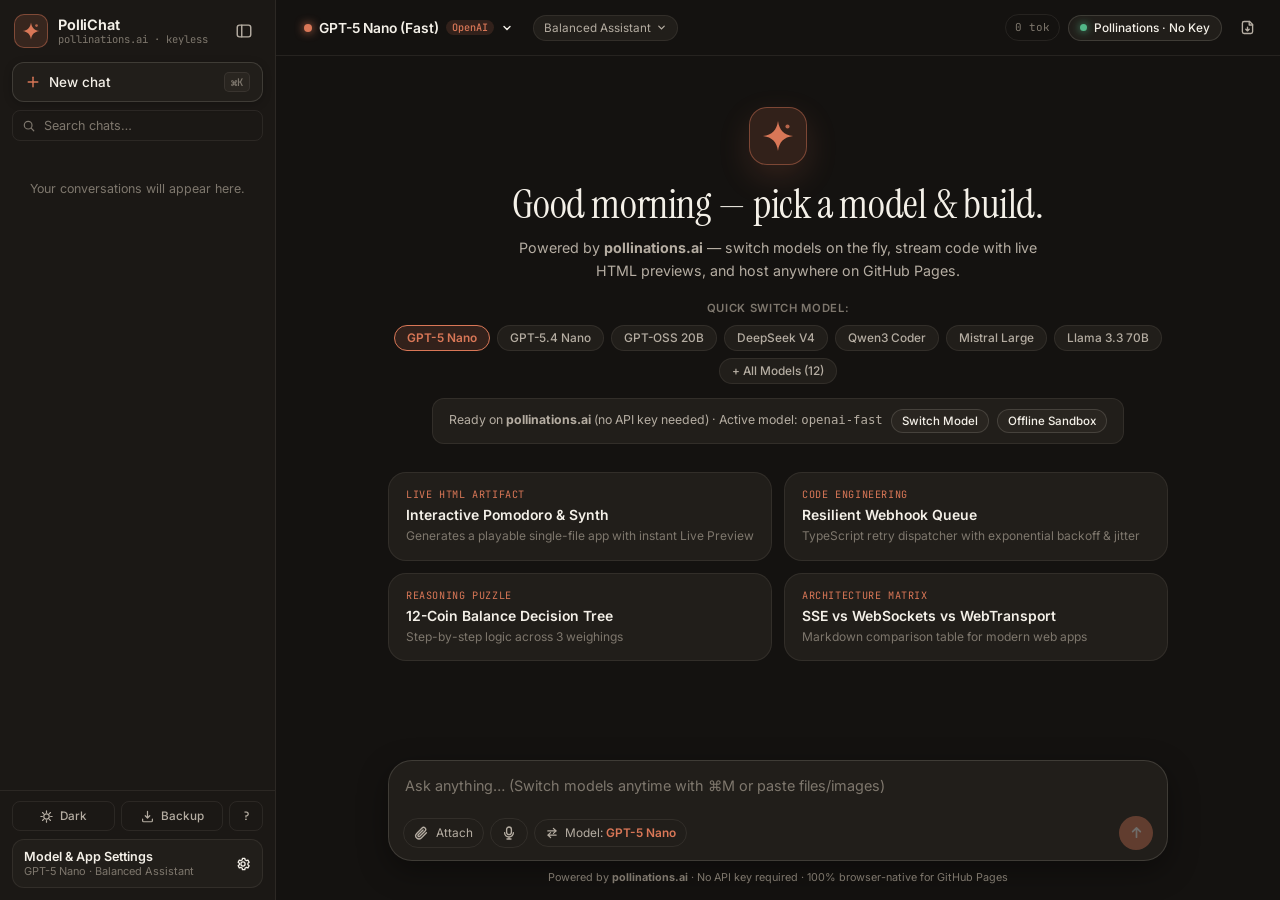
<file: index.html>
<!DOCTYPE html>
<html lang="en" data-theme="dark">
<head>
  <meta charset="UTF-8" />
  <meta name="viewport" content="width=device-width, initial-scale=1.0, viewport-fit=cover" />
  <meta name="description" content="Fast, smooth, zero-API-key open-source chatbot powered by Pollinations.ai with instant multi-model switching. 100% static & GitHub Pages ready." />
  <meta name="theme-color" content="#141210" id="meta-theme-color" />
  <title>PolliChat — Free Multi-Model AI Chat (Pollinations.ai)</title>

  <link rel="icon" type="image/svg+xml" href="./assets/favicon.svg" />
  <link rel="manifest" href="./manifest.webmanifest" />

  <!-- Optional typography enhancement (gracefully falls back to native system fonts offline) -->
  <link rel="preconnect" href="https://fonts.googleapis.com" />
  <link rel="preconnect" href="https://fonts.gstatic.com" crossorigin />
  <link href="https://fonts.googleapis.com/css2?family=Instrument+Serif:ital@0;1&family=Inter:wght@400;500;600;700&family=JetBrains+Mono:wght@400;500&display=swap" rel="stylesheet" />

  <link rel="stylesheet" href="./css/styles.css" />
</head>
<body>
  <div id="app-shell" class="app-shell">
    <!-- Mobile backdrop -->
    <div id="sidebar-backdrop" class="sidebar-backdrop" aria-hidden="true"></div>

    <!-- Sidebar -->
    <aside id="sidebar" class="sidebar" aria-label="Conversations">
      <div class="sidebar-top">
        <div class="brand">
          <div class="brand-mark" aria-hidden="true">
            <svg viewBox="0 0 32 32" width="22" height="22" fill="none">
              <path d="M16 3.5C17.1 11.2 20.8 14.9 28.5 16C20.8 17.1 17.1 20.8 16 28.5C14.9 20.8 11.2 17.1 3.5 16C11.2 14.9 14.9 11.2 16 3.5Z" fill="currentColor"/>
              <circle cx="24" cy="8" r="2" fill="currentColor" opacity="0.75"/>
            </svg>
          </div>
          <div class="brand-copy">
            <span class="brand-title">PolliChat</span>
            <span class="brand-sub">pollinations.ai · keyless</span>
          </div>
        </div>
        <button type="button" id="sidebar-close-btn" class="icon-btn sidebar-toggle-btn" title="Collapse sidebar (Ctrl+B)" aria-label="Collapse sidebar">
          <svg viewBox="0 0 20 20" width="18" height="18" fill="none" stroke="currentColor" stroke-width="1.6" stroke-linecap="round">
            <rect x="2.5" y="3.5" width="15" height="13" rx="2.5"/>
            <line x1="7.5" y1="3.5" x2="7.5" y2="16.5"/>
          </svg>
        </button>
      </div>

      <div class="sidebar-actions">
        <button type="button" id="new-chat-btn" class="new-chat-btn">
          <span class="new-chat-left">
            <svg viewBox="0 0 20 20" width="16" height="16" fill="none" stroke="currentColor" stroke-width="1.8" stroke-linecap="round">
              <line x1="10" y1="4" x2="10" y2="16"/>
              <line x1="4" y1="10" x2="16" y2="10"/>
            </svg>
            <span>New chat</span>
          </span>
          <kbd class="kbd-hint">⌘K</kbd>
        </button>

        <div class="search-box">
          <svg class="search-icon" viewBox="0 0 20 20" width="14" height="14" fill="none" stroke="currentColor" stroke-width="1.7">
            <circle cx="8.8" cy="8.8" r="5.5"/>
            <line x1="13" y1="13" x2="16.8" y2="16.8" stroke-linecap="round"/>
          </svg>
          <input type="search" id="chat-search-input" class="search-input" placeholder="Search chats…" autocomplete="off" aria-label="Search conversations" />
          <button type="button" id="chat-search-clear" class="search-clear hidden" aria-label="Clear search">×</button>
        </div>
      </div>

      <nav id="chat-list" class="chat-list" aria-label="Chat history"></nav>

      <div class="sidebar-footer">
        <div class="sidebar-quick-row">
          <button type="button" id="theme-toggle-btn" class="ghost-pill-btn" title="Switch color theme" aria-label="Switch color theme">
            <svg viewBox="0 0 20 20" width="15" height="15" fill="none" stroke="currentColor" stroke-width="1.6">
              <circle cx="10" cy="10" r="3.6"/>
              <path d="M10 2.5v2M10 15.5v2M2.5 10h2M15.5 10h2M4.7 4.7l1.4 1.4M13.9 13.9l1.4 1.4M15.3 4.7l-1.4 1.4M6.1 13.9l-1.4 1.4" stroke-linecap="round"/>
            </svg>
            <span id="theme-label">Dark</span>
          </button>
          <button type="button" id="open-data-btn" class="ghost-pill-btn" title="Backup & Import chats">
            <svg viewBox="0 0 20 20" width="15" height="15" fill="none" stroke="currentColor" stroke-width="1.6" stroke-linecap="round" stroke-linejoin="round">
              <path d="M10 3v9m0 0l-3-3m3 3l3-3"/>
              <path d="M3.5 13.5v2a1.5 1.5 0 0 0 1.5 1.5h10a1.5 1.5 0 0 0 1.5-1.5v-2"/>
            </svg>
            <span>Backup</span>
          </button>
          <button type="button" id="open-shortcuts-btn" class="ghost-pill-btn" title="Keyboard shortcuts (?)" aria-label="Keyboard shortcuts">
            <span>?</span>
          </button>
        </div>

        <button type="button" id="open-settings-btn" class="settings-card-btn">
          <div class="settings-card-info">
            <span class="settings-card-title" id="sidebar-settings-title">Model &amp; App Settings</span>
            <span class="settings-card-sub" id="sidebar-settings-sub">GPT-5 Nano · Balanced Assistant</span>
          </div>
          <svg viewBox="0 0 20 20" width="16" height="16" fill="none" stroke="currentColor" stroke-width="1.6">
            <circle cx="10" cy="10" r="2.6"/>
            <path d="M16.2 10a6.2 6.2 0 0 0-.1-1l1.6-1.2-1.5-2.6-1.9.7a6 6 0 0 0-1.7-1l-.3-2h-3l-.3 2a6 6 0 0 0-1.7 1l-1.9-.7-1.5 2.6L5.5 9a6.2 6.2 0 0 0 0 2l-1.6 1.2 1.5 2.6 1.9-.7a6 6 0 0 0 1.7 1l.3 2h3l.3-2a6 6 0 0 0 1.7-1l1.9.7 1.5-2.6-1.6-1.2c.1-.3.1-.7.1-1Z" stroke-linejoin="round"/>
          </svg>
        </button>
      </div>
    </aside>

    <!-- Main Chat Area -->
    <main id="main-panel" class="main-panel">
      <!-- Top Header -->
      <header class="topbar">
        <div class="topbar-left">
          <button type="button" id="sidebar-open-btn" class="icon-btn" title="Open sidebar (Ctrl+B)" aria-label="Open sidebar">
            <svg viewBox="0 0 20 20" width="18" height="18" fill="none" stroke="currentColor" stroke-width="1.7" stroke-linecap="round">
              <line x1="3" y1="5.5" x2="17" y2="5.5"/>
              <line x1="3" y1="10" x2="17" y2="10"/>
              <line x1="3" y1="14.5" x2="13" y2="14.5"/>
            </svg>
          </button>

          <!-- Searchable Multi-Model Switcher -->
          <div class="dropdown-wrap" id="model-switcher-wrap">
            <button type="button" id="model-select-btn" class="Selector-pill" aria-haspopup="dialog" aria-expanded="false" title="Switch AI model (Ctrl+M)">
              <span class="model-dot" aria-hidden="true"></span>
              <span id="active-model-label" class="selector-label">GPT-5 Nano (Fast)</span>
              <span id="active-model-tag" class="selector-tag">OpenAI</span>
              <svg viewBox="0 0 16 16" width="12" height="12" fill="none" stroke="currentColor" stroke-width="1.8" stroke-linecap="round">
                <polyline points="4,6 8,10 12,6"/>
              </svg>
            </button>

            <div id="model-dropdown" class="dropdown-menu model-switcher-popover hidden" role="dialog" aria-label="Switch AI model">
              <div class="model-switcher-top">
                <div class="model-search-row">
                  <input type="search" id="model-search-input" class="model-search-input" placeholder="Search models or type any Pollinations ID…" autocomplete="off" />
                  <button type="button" id="sync-models-btn" class="sync-models-btn" title="Fetch latest live models from pollinations.ai">
                    <span id="sync-models-icon">↻</span>
                    <span>Sync</span>
                  </button>
                </div>
                <div class="model-filter-tabs" id="model-filter-tabs">
                  <button type="button" class="model-filter-pill is-active" data-model-filter="all">All</button>
                  <button type="button" class="model-filter-pill" data-model-filter="free">Keyless Free</button>
                  <button type="button" class="model-filter-pill" data-model-filter="coding">Coding</button>
                  <button type="button" class="model-filter-pill" data-model-filter="reasoning">Reasoning</button>
                </div>
              </div>
              <div id="model-options-list" class="model-options-list" role="listbox"></div>
            </div>
          </div>

          <!-- Persona Selector -->
          <div class="dropdown-wrap hide-xs">
            <button type="button" id="persona-select-btn" class="subtle-pill" aria-haspopup="listbox" aria-expanded="false" title="System persona">
              <span id="active-persona-label">Balanced Assistant</span>
              <svg viewBox="0 0 16 16" width="11" height="11" fill="none" stroke="currentColor" stroke-width="1.8" stroke-linecap="round">
                <polyline points="4,6 8,10 12,6"/>
              </svg>
            </button>
            <div id="persona-dropdown" class="dropdown-menu hidden" role="listbox" aria-label="Select persona"></div>
          </div>
        </div>

        <div class="topbar-right">
          <div id="context-meter" class="context-meter hide-sm" title="Estimated tokens in active conversation">
            <span id="context-tokens-text">0 tok</span>
          </div>

          <button type="button" id="connection-pill-btn" class="connection-pill" title="Pollinations.ai connection status & settings">
            <span id="connection-dot" class="status-dot status-ready"></span>
            <span id="connection-label">Pollinations · No Key</span>
          </button>

          <button type="button" id="export-md-btn" class="icon-btn" title="Export chat as Markdown (.md)" aria-label="Export chat as Markdown">
            <svg viewBox="0 0 20 20" width="17" height="17" fill="none" stroke="currentColor" stroke-width="1.6" stroke-linecap="round" stroke-linejoin="round">
              <path d="M12.5 3H6a2 2 0 0 0-2 2v10a2 2 0 0 0 2 2h8a2 2 0 0 0 2-2V6.5L12.5 3Z"/>
              <polyline points="12,3 12,7 16,7"/>
              <path d="M10 9.5v4.5m0 0l-2-2m2 2l2-2"/>
            </svg>
          </button>
        </div>
      </header>

      <!-- Scrollable Conversation Area -->
      <div id="chat-viewport" class="chat-viewport">
        <!-- Empty / Welcome Screen -->
        <section id="welcome-screen" class="welcome-screen">
          <div class="welcome-hero">
            <div class="welcome-emblem" aria-hidden="true">
              <svg viewBox="0 0 48 48" width="38" height="38" fill="none">
                <path d="M24 5C25.7 16.8 31.2 22.3 43 24C31.2 25.7 25.7 31.2 24 43C22.3 31.2 16.8 25.7 5 24C16.8 22.3 22.3 16.8 24 5Z" fill="currentColor"/>
                <circle cx="36" cy="12" r="2.6" fill="currentColor" opacity="0.8"/>
              </svg>
            </div>
            <h1 id="welcome-heading" class="welcome-title">Free AI chat, zero keys required.</h1>
            <p class="welcome-subtitle">
              Powered by <strong>pollinations.ai</strong> — switch models on the fly, stream code with live HTML previews, and host anywhere on GitHub Pages.
            </p>

            <!-- Quick 1-click Model Switcher Bar -->
            <div class="welcome-models-wrap">
              <span class="welcome-models-label">Quick switch model:</span>
              <div id="welcome-model-chips" class="capability-chips" role="group" aria-label="Quick model switcher"></div>
            </div>

            <div id="welcome-connection-bar" class="welcome-connection-bar"></div>
          </div>

          <div id="starter-grid" class="starter-grid" aria-label="Suggested prompts"></div>
        </section>

        <!-- Active Thread Messages -->
        <div id="messages-list" class="messages-list hidden" role="log" aria-live="polite"></div>
      </div>

      <!-- Floating Jump-to-Bottom Pill -->
      <button type="button" id="scroll-bottom-btn" class="scroll-bottom-btn hidden" aria-label="Scroll to latest message">
        <svg viewBox="0 0 16 16" width="14" height="14" fill="none" stroke="currentColor" stroke-width="1.8" stroke-linecap="round" stroke-linejoin="round">
          <path d="M8 3v10m0 0l-4-4m4 4l4-4"/>
        </svg>
        <span>Latest</span>
      </button>

      <!-- Bottom Composer -->
      <div class="composer-shell">
        <div class="composer-inner">
          <!-- Edit Mode Banner -->
          <div id="edit-banner" class="edit-banner hidden">
            <div class="edit-banner-text">
              <svg viewBox="0 0 16 16" width="14" height="14" fill="none" stroke="currentColor" stroke-width="1.6"><path d="M11.5 2.5l2 2L5 13H3v-2l8.5-8.5Z"/></svg>
              <span>Editing earlier message — sending will regenerate from this point</span>
            </div>
            <button type="button" id="cancel-edit-btn" class="text-btn">Cancel</button>
          </div>

          <!-- Staged Attachments -->
          <div id="attachment-tray" class="attachment-tray hidden" aria-label="Attached files"></div>

          <!-- Composer Input Box -->
          <div id="composer-card" class="composer-card">
            <textarea
              id="composer-input"
              class="composer-textarea"
              rows="1"
              placeholder="Ask anything… (Switch models anytime with ⌘M or paste files/images)"
              aria-label="Message input"
            ></textarea>

            <div class="composer-toolbar">
              <div class="composer-tools-left">
                <input
                  type="file"
                  id="file-input"
                  class="sr-only"
                  multiple
                  accept="image/png,image/jpeg,image/webp,image/gif,.txt,.md,.markdown,.json,.csv,.js,.ts,.jsx,.tsx,.py,.html,.css,.sql,.yaml,.yml,.toml,.xml,.sh,.rs,.go,.java,.c,.cpp"
                />
                <button type="button" id="attach-btn" class="tool-btn" title="Attach images or text/code files">
                  <svg viewBox="0 0 20 20" width="16" height="16" fill="none" stroke="currentColor" stroke-width="1.7" stroke-linecap="round" stroke-linejoin="round">
                    <path d="M15.5 9.8l-6.4 6.4a4 4 0 0 1-5.7-5.7l6.7-6.7a2.6 2.6 0 0 1 3.7 3.7l-6.6 6.6a1.3 1.3 0 0 1-1.9-1.9l6-6"/>
                  </svg>
                  <span class="hide-xs">Attach</span>
                </button>

                <button type="button" id="voice-btn" class="tool-btn hidden" title="Voice dictation" aria-label="Voice input">
                  <svg viewBox="0 0 20 20" width="16" height="16" fill="none" stroke="currentColor" stroke-width="1.7" stroke-linecap="round">
                    <rect x="7" y="2.5" width="6" height="9.5" rx="3"/>
                    <path d="M4.5 9.5a5.5 5.5 0 0 0 11 0M10 15v2.5M7.5 17.5h5"/>
                  </svg>
                </button>

                <!-- Quick Model Pill in Composer -->
                <button type="button" id="composer-model-btn" class="tool-btn effort-pill" title="Click to switch AI model (Ctrl+M)">
                  <svg viewBox="0 0 20 20" width="14" height="14" fill="none" stroke="currentColor" stroke-width="1.7" stroke-linecap="round" stroke-linejoin="round">
                    <path d="M4 7h12M12 3.5L16 7l-4 3.5M16 13H4m4-3.5L4 13l4 3.5"/>
                  </svg>
                  <span>Model: <strong id="composer-model-label">GPT-5 Nano</strong></span>
                </button>
              </div>

              <div class="composer-tools-right">
                <span id="draft-counter" class="draft-counter" aria-live="off"></span>

                <button type="button" id="stop-btn" class="stop-btn hidden" title="Stop generating (Esc)">
                  <span class="stop-square" aria-hidden="true"></span>
                  <span>Stop</span>
                </button>

                <button type="button" id="send-btn" class="send-btn" disabled title="Send message (Enter)" aria-label="Send message">
                  <svg viewBox="0 0 20 20" width="17" height="17" fill="none" stroke="currentColor" stroke-width="2" stroke-linecap="round" stroke-linejoin="round">
                    <path d="M10 15.5V4.5m0 0L5.5 9M10 4.5L14.5 9"/>
                  </svg>
                </button>
              </div>
            </div>
          </div>

          <div class="composer-footnote">
            <span>Powered by <strong>pollinations.ai</strong> · No API key required · 100% browser-native for GitHub Pages</span>
          </div>
        </div>
      </div>
    </main>

    <!-- Live HTML / SVG Artifact Preview Drawer -->
    <aside id="artifact-drawer" class="artifact-drawer hidden" aria-label="Live code preview">
      <div class="artifact-header">
        <div class="artifact-title-wrap">
          <span class="artifact-dot"></span>
          <span class="artifact-title">Live Artifact Preview</span>
        </div>
        <div class="artifact-controls">
          <button type="button" id="artifact-refresh-btn" class="icon-btn" title="Reload preview" aria-label="Reload preview">
            <svg viewBox="0 0 20 20" width="16" height="16" fill="none" stroke="currentColor" stroke-width="1.7" stroke-linecap="round" stroke-linejoin="round">
              <path d="M16 10a6 6 0 1 1-1.6-4.1M16 3.5v3h-3"/>
            </svg>
          </button>
          <button type="button" id="artifact-newtab-btn" class="icon-btn" title="Open in new tab" aria-label="Open preview in new tab">
            <svg viewBox="0 0 20 20" width="16" height="16" fill="none" stroke="currentColor" stroke-width="1.7" stroke-linecap="round" stroke-linejoin="round">
              <path d="M11 4h5v5M16 4l-7.5 7.5M15 11.5V15a1.5 1.5 0 0 1-1.5 1.5h-8A1.5 1.5 0 0 1 4 15V7a1.5 1.5 0 0 1 1.5-1.5H8.5"/>
            </svg>
          </button>
          <button type="button" id="artifact-close-btn" class="icon-btn" title="Close preview" aria-label="Close preview">
            <svg viewBox="0 0 20 20" width="17" height="17" fill="none" stroke="currentColor" stroke-width="1.8" stroke-linecap="round">
              <line x1="5" y1="5" x2="15" y2="15"/>
              <line x1="15" y1="5" x2="5" y2="15"/>
            </svg>
          </button>
        </div>
      </div>
      <div class="artifact-body">
        <iframe id="artifact-iframe" class="artifact-iframe" sandbox="allow-scripts" title="Sandboxed HTML Preview"></iframe>
      </div>
    </aside>
  </div>

  <!-- Drag & Drop Overlay -->
  <div id="drop-overlay" class="drop-overlay hidden" aria-hidden="true">
    <div class="drop-card">
      <div class="drop-icon">＋</div>
      <div class="drop-title">Drop images or code files</div>
      <div class="drop-sub">PNG, JPEG, WEBP, GIF, Markdown, JSON, TypeScript, Python &amp; more</div>
    </div>
  </div>

  <!-- Settings & Connection Modal -->
  <div id="settings-modal" class="modal-backdrop hidden" role="dialog" aria-modal="true" aria-labelledby="settings-modal-title">
    <div class="modal-panel">
      <div class="modal-header">
        <div>
          <h2 id="settings-modal-title" class="modal-title">PolliChat Settings &amp; Models</h2>
          <p class="modal-subtitle">Runs keyless on pollinations.ai out of the box — customize models, personas, and backups.</p>
        </div>
        <button type="button" id="close-settings-btn" class="icon-btn" aria-label="Close settings">
          <svg viewBox="0 0 20 20" width="18" height="18" fill="none" stroke="currentColor" stroke-width="1.8" stroke-linecap="round">
            <line x1="5" y1="5" x2="15" y2="15"/>
            <line x1="15" y1="5" x2="5" y2="15"/>
          </svg>
        </button>
      </div>

      <div class="modal-tabs" role="tablist">
        <button type="button" class="modal-tab is-active" data-tab="connection" role="tab" aria-selected="true">Connection</button>
        <button type="button" class="modal-tab" data-tab="model" role="tab" aria-selected="false">Models &amp; Persona</button>
        <button type="button" class="modal-tab" data-tab="data" role="tab" aria-selected="false">Backup &amp; Privacy</button>
      </div>

      <div class="modal-body">
        <!-- Tab 1: Connection -->
        <section id="tab-connection" class="tab-pane is-active">
          <label class="field-label">Inference Engine (GitHub Pages Compatible)</label>
          <div id="provider-cards" class="provider-cards"></div>

          <div id="pollinations-config-group" class="field-group">
            <div class="info-callout">
              <strong>Zero API Key Needed:</strong> By default, PolliChat talks directly to <code>https://text.pollinations.ai/openai</code> anonymously with no signup or key.
            </div>

            <label class="checkbox-row">
              <input type="checkbox" id="auto-fallback-checkbox" checked />
              <span><strong>Smart Keyless Fallback</strong> — if a selected model requires Pollen credits, automatically answer with free keyless <code>openai-fast</code></span>
            </label>

            <label class="checkbox-row mt-xs">
              <input type="checkbox" id="private-mode-checkbox" checked />
              <span><strong>Private requests</strong> (<code>private: true</code> — exclude prompts from public Pollinations feed)</span>
            </label>

            <label for="pollinations-key-input" class="field-label mt-sm">Optional Pollinations Token (Leave blank for keyless mode)</label>
            <div class="secret-input-row">
              <input type="password" id="pollinations-key-input" class="text-input mono" placeholder="Optional sk_... token (not required)" autocomplete="off" spellcheck="false" />
              <button type="button" class="ghost-btn toggle-secret-btn" data-target="pollinations-key-input">Show</button>
            </div>
            <p class="field-help">
              Leave empty for free anonymous usage. Only needed if you want to spend personal Pollen on paid-only models via <code>gen.pollinations.ai</code>.
            </p>
          </div>

          <div id="openrouter-key-group" class="field-group hidden">
            <label for="openrouter-key-input" class="field-label">Custom Gateway API Key (Optional for local servers)</label>
            <div class="secret-input-row">
              <input type="password" id="openrouter-key-input" class="text-input mono" placeholder="sk-..." autocomplete="off" spellcheck="false" />
              <button type="button" class="ghost-btn toggle-secret-btn" data-target="openrouter-key-input">Show</button>
            </div>
            <label for="openrouter-endpoint-input" class="field-label mt-sm">Chat Completions URL</label>
            <input type="url" id="openrouter-endpoint-input" class="text-input mono" placeholder="https://openrouter.ai/api/v1/chat/completions" />
          </div>

          <div class="field-group mt-sm">
            <label class="checkbox-row">
              <input type="checkbox" id="ephemeral-keys-checkbox" />
              <span><strong>Session-only token storage</strong> — clear any optional tokens when this tab closes</span>
            </label>
          </div>
        </section>

        <!-- Tab 2: Models & Persona -->
        <section id="tab-model" class="tab-pane hidden">
          <div class="grid-2">
            <div class="field-group">
              <label for="settings-model-select" class="field-label">Active Model</label>
              <select id="settings-model-select" class="select-input"></select>
            </div>
            <div class="field-group">
              <label for="custom-model-input" class="field-label">Custom Model ID Override (Optional)</label>
              <input type="text" id="custom-model-input" class="text-input mono" placeholder="e.g. openai-fast, mistral, deepseek" />
            </div>
          </div>

          <div class="grid-2">
            <div class="field-group">
              <label for="temperature-range" class="field-label">Temperature: <span id="temperature-val">0.70</span></label>
              <input type="range" id="temperature-range" min="0" max="1.5" step="0.05" value="0.7" class="range-input" />
            </div>
            <div class="field-group">
              <label for="max-tokens-input" class="field-label">Max Output Tokens</label>
              <input type="number" id="max-tokens-input" min="256" max="32768" step="256" value="4096" class="text-input mono" />
            </div>
          </div>

          <div class="field-group">
            <label for="settings-persona-select" class="field-label">System Persona</label>
            <select id="settings-persona-select" class="select-input"></select>
          </div>

          <div class="field-group">
            <label for="custom-system-textarea" class="field-label">System Prompt Instructions</label>
            <textarea id="custom-system-textarea" class="textarea-input" rows="4" placeholder="You are a helpful AI assistant..."></textarea>
          </div>

          <div class="field-group">
            <label class="checkbox-row">
              <input type="checkbox" id="send-enter-checkbox" checked />
              <span>Press <kbd>Enter</kbd> to send (<kbd>Shift+Enter</kbd> for newline)</span>
            </label>
          </div>
        </section>

        <!-- Tab 3: Backup & Privacy -->
        <section id="tab-data" class="tab-pane hidden">
          <div class="info-callout">
            <strong>100% Static &amp; Private:</strong> Conversations are saved only in your browser’s local storage. Exported backups never include tokens.
          </div>

          <div class="data-actions-grid">
            <button type="button" id="export-json-btn" class="secondary-btn">
              <span>Export Workspace (.json)</span>
            </button>
            <label class="secondary-btn file-label-btn">
              <span>Import Workspace (.json)</span>
              <input type="file" id="import-json-input" accept=".json,application/json" class="sr-only" />
            </label>
          </div>

          <div class="danger-zone">
            <div>
              <strong>Clear All Local Conversations</strong>
              <p class="field-help">Permanently deletes all saved conversations in this browser.</p>
            </div>
            <button type="button" id="clear-all-chats-btn" class="danger-btn">Delete All Chats</button>
          </div>
        </section>
      </div>

      <div class="modal-footer">
        <button type="button" id="cancel-settings-btn" class="ghost-btn">Cancel</button>
        <button type="button" id="save-settings-btn" class="primary-btn">Save Changes</button>
      </div>
    </div>
  </div>

  <!-- Keyboard Shortcuts Modal -->
  <div id="shortcuts-modal" class="modal-backdrop hidden" role="dialog" aria-modal="true" aria-labelledby="shortcuts-title">
    <div class="modal-panel modal-panel-sm">
      <div class="modal-header">
        <h2 id="shortcuts-title" class="modal-title">Keyboard Shortcuts</h2>
        <button type="button" id="close-shortcuts-btn" class="icon-btn" aria-label="Close shortcuts">
          <svg viewBox="0 0 20 20" width="18" height="18" fill="none" stroke="currentColor" stroke-width="1.8" stroke-linecap="round">
            <line x1="5" y1="5" x2="15" y2="15"/>
            <line x1="15" y1="5" x2="5" y2="15"/>
          </svg>
        </button>
      </div>
      <div class="modal-body shortcuts-list">
        <div class="shortcut-row"><span>Open Model Switcher</span><div><kbd>⌘ / Ctrl</kbd> + <kbd>M</kbd></div></div>
        <div class="shortcut-row"><span>New conversation</span><div><kbd>⌘ / Ctrl</kbd> + <kbd>K</kbd></div></div>
        <div class="shortcut-row"><span>Focus message composer</span><div><kbd>/</kbd></div></div>
        <div class="shortcut-row"><span>Toggle sidebar</span><div><kbd>⌘ / Ctrl</kbd> + <kbd>B</kbd></div></div>
        <div class="shortcut-row"><span>Open settings</span><div><kbd>⌘ / Ctrl</kbd> + <kbd>,</kbd></div></div>
        <div class="shortcut-row"><span>Stop active generation</span><div><kbd>Esc</kbd></div></div>
        <div class="shortcut-row"><span>Send message</span><div><kbd>Enter</kbd></div></div>
      </div>
    </div>
  </div>

  <!-- Toast Stack -->
  <div id="toast-container" class="toast-container" aria-live="polite"></div>

  <!-- Modular App Scripts (works on https://, http://, subpaths, and file://) -->
  <script src="./js/config.js" defer></script>
  <script src="./js/storage.js" defer></script>
  <script src="./js/markdown.js" defer></script>
  <script src="./js/providers.js" defer></script>
  <script src="./js/app.js" defer></script>
</body>
</html>
</file>
<file: css/styles.css>
/* ==========================================================================
   Haiku 5.5 — Warm Editorial Interface & Smooth 60fps Motion System
   100% Static Web / GitHub Pages Ready
   ========================================================================== */

:root,
[data-theme="dark"] {
  --bg-canvas: #141210;
  --bg-sidebar: #1b1815;
  --bg-surface: #211e1a;
  --bg-elevated: #292520;
  --bg-hover: rgba(245, 241, 234, 0.055);
  --bg-active: rgba(217, 119, 87, 0.14);
  --bg-user-bubble: #2a2520;
  --bg-code: #100f0d;
  --bg-code-header: #191714;
  --bg-backdrop: rgba(8, 7, 6, 0.68);

  --border-subtle: rgba(245, 238, 228, 0.075);
  --border-strong: rgba(245, 238, 228, 0.14);
  --border-accent: rgba(217, 119, 87, 0.45);

  --text-primary: #f4f0e8;
  --text-secondary: #b5ada2;
  --text-muted: #7e776d;
  --text-inverse: #ffffff;

  --accent: #d97757;
  --accent-hover: #e48667;
  --accent-soft: rgba(217, 119, 87, 0.15);

  --status-ready: #52b788;
  --status-warn: #e9a94b;
  --status-demo: #7aa2f7;
  --danger: #e06c65;

  --tok-keyword: #e68a6b;
  --tok-string: #98c379;
  --tok-comment: #6e675f;
  --tok-fn: #7dc4e4;
  --tok-number: #e5c07b;
  --tok-tag: #e06c75;
  --tok-attr: #c678dd;

  --shadow-sm: 0 2px 8px rgba(0, 0, 0, 0.22);
  --shadow-md: 0 10px 30px rgba(0, 0, 0, 0.36);
  --shadow-lg: 0 24px 64px rgba(0, 0, 0, 0.52);
}

[data-theme="light"] {
  --bg-canvas: #faf8f4;
  --bg-sidebar: #f1ede5;
  --bg-surface: #ffffff;
  --bg-elevated: #f6f3ec;
  --bg-hover: rgba(28, 25, 23, 0.05);
  --bg-active: rgba(201, 100, 66, 0.12);
  --bg-user-bubble: #efeae0;
  --bg-code: #f5f2eb;
  --bg-code-header: #ebe6dc;
  --bg-backdrop: rgba(28, 25, 23, 0.38);

  --border-subtle: rgba(28, 25, 23, 0.09);
  --border-strong: rgba(28, 25, 23, 0.16);
  --border-accent: rgba(201, 100, 66, 0.45);

  --text-primary: #1c1917;
  --text-secondary: #57524b;
  --text-muted: #867f75;
  --text-inverse: #ffffff;

  --accent: #c96442;
  --accent-hover: #b55535;
  --accent-soft: rgba(201, 100, 66, 0.12);

  --status-ready: #2d8a5e;
  --status-warn: #c87d1a;
  --status-demo: #3b6fd8;
  --danger: #c9443d;

  --tok-keyword: #b44324;
  --tok-string: #2e7d32;
  --tok-comment: #8c847a;
  --tok-fn: #1565c0;
  --tok-number: #9c5700;
  --tok-tag: #b71c1c;
  --tok-attr: #7b1fa2;

  --shadow-sm: 0 2px 8px rgba(28, 25, 23, 0.05);
  --shadow-md: 0 12px 32px rgba(28, 25, 23, 0.1);
  --shadow-lg: 0 24px 64px rgba(28, 25, 23, 0.18);
}

:root {
  --font-sans: 'Inter', -apple-system, BlinkMacSystemFont, 'Segoe UI', Roboto, sans-serif;
  --font-serif: 'Instrument Serif', Georgia, 'Times New Roman', serif;
  --font-mono: 'JetBrains Mono', ui-monospace, SFMono-Regular, Menlo, Consolas, monospace;

  --ease-out: cubic-bezier(0.22, 1, 0.36, 1);
  --sidebar-width: 276px;
  --radius-sm: 8px;
  --radius-md: 12px;
  --radius-lg: 18px;
  --radius-xl: 24px;
}

*,
*::before,
*::after {
  box-sizing: border-box;
}

html,
body {
  margin: 0;
  padding: 0;
  height: 100%;
  background: var(--bg-canvas);
  color: var(--text-primary);
  font-family: var(--font-sans);
  font-size: 15px;
  line-height: 1.6;
  -webkit-font-smoothing: antialiased;
  -moz-osx-font-smoothing: grayscale;
  overflow: hidden;
}

button,
input,
select,
textarea {
  font-family: inherit;
  color: inherit;
}

button {
  cursor: pointer;
}

button:focus-visible,
input:focus-visible,
select:focus-visible,
textarea:focus-visible,
summary:focus-visible {
  outline: 2px solid var(--accent);
  outline-offset: 2px;
}

.hidden {
  display: none !important;
}

.sr-only {
  position: absolute;
  width: 1px;
  height: 1px;
  padding: 0;
  margin: -1px;
  overflow: hidden;
  clip: rect(0, 0, 0, 0);
  border: 0;
}

.mono {
  font-family: var(--font-mono);
}

/* Custom Scrollbars */
::-webkit-scrollbar {
  width: 7px;
  height: 7px;
}
::-webkit-scrollbar-track {
  background: transparent;
}
::-webkit-scrollbar-thumb {
  background: var(--border-strong);
  border-radius: 999px;
}
::-webkit-scrollbar-thumb:hover {
  background: var(--text-muted);
}

/* ==========================================================================
   App Shell & Sidebar
   ========================================================================== */

.app-shell {
  display: flex;
  width: 100%;
  height: 100dvh;
  overflow: hidden;
  position: relative;
}

.sidebar {
  width: var(--sidebar-width);
  min-width: var(--sidebar-width);
  height: 100%;
  background: var(--bg-sidebar);
  border-right: 1px solid var(--border-subtle);
  display: flex;
  flex-direction: column;
  transition: margin-left 0.28s var(--ease-out), transform 0.28s var(--ease-out);
  z-index: 30;
}

.app-shell.sidebar-collapsed .sidebar {
  margin-left: calc(var(--sidebar-width) * -1);
}

.app-shell:not(.sidebar-collapsed) #sidebar-open-btn {
  display: none;
}

.sidebar-backdrop {
  position: fixed;
  inset: 0;
  background: var(--bg-backdrop);
  backdrop-filter: blur(3px);
  opacity: 0;
  pointer-events: none;
  transition: opacity 0.24s ease;
  z-index: 25;
}

.sidebar-top {
  display: flex;
  align-items: center;
  justify-content: space-between;
  padding: 14px 14px 10px;
}

.brand {
  display: flex;
  align-items: center;
  gap: 10px;
}

.brand-mark {
  width: 34px;
  height: 34px;
  border-radius: 10px;
  background: var(--accent-soft);
  color: var(--accent);
  display: grid;
  place-items: center;
  border: 1px solid var(--border-accent);
}

.brand-copy {
  display: flex;
  flex-direction: column;
  line-height: 1.15;
}

.brand-title {
  font-weight: 650;
  font-size: 0.96rem;
  letter-spacing: -0.01em;
}

.brand-sub {
  font-family: var(--font-mono);
  font-size: 0.7rem;
  color: var(--text-muted);
}

.sidebar-actions {
  padding: 4px 12px 10px;
  display: flex;
  flex-direction: column;
  gap: 8px;
}

.new-chat-btn {
  width: 100%;
  display: flex;
  align-items: center;
  justify-content: space-between;
  padding: 9px 12px;
  border-radius: var(--radius-md);
  border: 1px solid var(--border-strong);
  background: var(--bg-surface);
  color: var(--text-primary);
  font-weight: 500;
  font-size: 0.9rem;
  box-shadow: var(--shadow-sm);
  transition: background 0.16s ease, border-color 0.16s ease, transform 0.12s ease;
}

.new-chat-btn:hover {
  background: var(--bg-elevated);
  border-color: var(--border-accent);
}

.new-chat-btn:active {
  transform: scale(0.99);
}

.new-chat-left {
  display: flex;
  align-items: center;
  gap: 8px;
}

.new-chat-left svg {
  color: var(--accent);
}

.kbd-hint,
kbd {
  font-family: var(--font-mono);
  font-size: 0.7rem;
  padding: 2px 6px;
  border-radius: 5px;
  background: var(--bg-elevated);
  border: 1px solid var(--border-subtle);
  color: var(--text-muted);
}

.search-box {
  position: relative;
  display: flex;
  align-items: center;
}

.search-icon {
  position: absolute;
  left: 10px;
  color: var(--text-muted);
  pointer-events: none;
}

.search-input {
  width: 100%;
  padding: 7px 28px 7px 31px;
  border-radius: var(--radius-sm);
  border: 1px solid var(--border-subtle);
  background: transparent;
  font-size: 0.84rem;
  color: var(--text-primary);
  transition: border-color 0.16s ease, background 0.16s ease;
}

.search-input::placeholder {
  color: var(--text-muted);
}

.search-input:focus {
  background: var(--bg-surface);
  border-color: var(--border-strong);
  outline: none;
}

.search-clear {
  position: absolute;
  right: 6px;
  border: 0;
  background: none;
  color: var(--text-muted);
  font-size: 1rem;
  padding: 2px 5px;
}

/* Chat History List */
.chat-list {
  flex: 1;
  overflow-y: auto;
  padding: 4px 10px 12px;
}

.chat-group-label {
  font-size: 0.7rem;
  font-weight: 600;
  text-transform: uppercase;
  letter-spacing: 0.06em;
  color: var(--text-muted);
  padding: 10px 8px 4px;
}

.chat-empty-note {
  padding: 24px 12px;
  text-align: center;
  font-size: 0.83rem;
  color: var(--text-muted);
}

.chat-item {
  group: chat;
  display: flex;
  align-items: center;
  justify-content: space-between;
  gap: 6px;
  padding: 8px 10px;
  margin-bottom: 2px;
  border-radius: var(--radius-sm);
  color: var(--text-secondary);
  font-size: 0.87rem;
  cursor: pointer;
  transition: background 0.14s ease, color 0.14s ease;
  user-select: none;
}

.chat-item:hover {
  background: var(--bg-hover);
  color: var(--text-primary);
}

.chat-item.is-active {
  background: var(--bg-active);
  color: var(--text-primary);
  font-weight: 500;
}

.chat-item-title {
  flex: 1;
  min-width: 0;
  white-space: nowrap;
  overflow: hidden;
  text-overflow: ellipsis;
}

.chat-item-actions {
  display: flex;
  align-items: center;
  gap: 2px;
  opacity: 0;
  transition: opacity 0.14s ease;
}

.chat-item:hover .chat-item-actions,
.chat-item.is-active .chat-item-actions {
  opacity: 1;
}

.chat-mini-btn {
  border: 0;
  background: transparent;
  color: var(--text-muted);
  width: 24px;
  height: 24px;
  border-radius: 6px;
  display: grid;
  place-items: center;
  padding: 0;
  transition: background 0.14s ease, color 0.14s ease;
}

.chat-mini-btn:hover {
  background: var(--bg-elevated);
  color: var(--text-primary);
}

.chat-mini-btn.danger:hover {
  color: var(--danger);
}

/* Sidebar Footer */
.sidebar-footer {
  padding: 10px 12px 12px;
  border-top: 1px solid var(--border-subtle);
  display: flex;
  flex-direction: column;
  gap: 8px;
}

.sidebar-quick-row {
  display: flex;
  gap: 6px;
}

.ghost-pill-btn {
  flex: 1;
  display: inline-flex;
  align-items: center;
  justify-content: center;
  gap: 6px;
  padding: 6px 8px;
  border-radius: var(--radius-sm);
  border: 1px solid var(--border-subtle);
  background: transparent;
  color: var(--text-secondary);
  font-size: 0.78rem;
  font-weight: 500;
  transition: background 0.15s ease, color 0.15s ease;
}

#open-shortcuts-btn {
  flex: 0 0 34px;
  font-family: var(--font-mono);
}

.ghost-pill-btn:hover {
  background: var(--bg-hover);
  color: var(--text-primary);
}

.settings-card-btn {
  width: 100%;
  display: flex;
  align-items: center;
  justify-content: space-between;
  padding: 9px 11px;
  border-radius: var(--radius-md);
  border: 1px solid var(--border-subtle);
  background: var(--bg-surface);
  text-align: left;
  transition: border-color 0.16s ease, background 0.16s ease;
}

.settings-card-btn:hover {
  border-color: var(--border-strong);
  background: var(--bg-elevated);
}

.settings-card-info {
  display: flex;
  flex-direction: column;
  min-width: 0;
}

.settings-card-title {
  font-size: 0.84rem;
  font-weight: 600;
  color: var(--text-primary);
}

.settings-card-sub {
  font-size: 0.73rem;
  color: var(--text-muted);
  white-space: nowrap;
  overflow: hidden;
  text-overflow: ellipsis;
}

/* ==========================================================================
   Main Panel & Topbar
   ========================================================================== */

.main-panel {
  flex: 1;
  min-width: 0;
  height: 100%;
  display: flex;
  flex-direction: column;
  position: relative;
  background: var(--bg-canvas);
}

.topbar {
  height: 56px;
  padding: 0 16px;
  border-bottom: 1px solid var(--border-subtle);
  display: flex;
  align-items: center;
  justify-content: space-between;
  gap: 10px;
  flex-shrink: 0;
  background: var(--bg-canvas);
  z-index: 15;
}

.topbar-left,
.topbar-right {
  display: flex;
  align-items: center;
  gap: 8px;
}

.icon-btn {
  width: 34px;
  height: 34px;
  border-radius: var(--radius-sm);
  border: 0;
  background: transparent;
  color: var(--text-secondary);
  display: grid;
  place-items: center;
  transition: background 0.15s ease, color 0.15s ease;
}

.icon-btn:hover {
  background: var(--bg-hover);
  color: var(--text-primary);
}

.dropdown-wrap {
  position: relative;
}

.Selector-pill {
  display: inline-flex;
  align-items: center;
  gap: 7px;
  padding: 6px 11px;
  border-radius: var(--radius-sm);
  border: 1px solid transparent;
  background: transparent;
  font-weight: 600;
  font-size: 0.92rem;
  color: var(--text-primary);
  transition: background 0.15s ease, border-color 0.15s ease;
}

.Selector-pill:hover {
  background: var(--bg-hover);
  border-color: var(--border-subtle);
}

.model-dot {
  width: 8px;
  height: 8px;
  border-radius: 999px;
  background: var(--accent);
  box-shadow: 0 0 10px var(--accent);
}

.selector-tag {
  font-family: var(--font-mono);
  font-size: 0.68rem;
  font-weight: 500;
  padding: 1px 6px;
  border-radius: 999px;
  background: var(--accent-soft);
  color: var(--accent);
}

.subtle-pill {
  display: inline-flex;
  align-items: center;
  gap: 5px;
  padding: 5px 10px;
  border-radius: 999px;
  border: 1px solid var(--border-subtle);
  background: var(--bg-surface);
  font-size: 0.78rem;
  color: var(--text-secondary);
  transition: border-color 0.15s ease, color 0.15s ease;
}

.subtle-pill:hover {
  border-color: var(--border-strong);
  color: var(--text-primary);
}

.dropdown-menu {
  position: absolute;
  top: calc(100% + 6px);
  left: 0;
  min-width: 270px;
  padding: 6px;
  border-radius: var(--radius-md);
  background: var(--bg-surface);
  border: 1px solid var(--border-strong);
  box-shadow: var(--shadow-md);
  z-index: 50;
  animation: popIn 0.16s var(--ease-out);
}

.model-switcher-popover {
  width: min(390px, calc(100vw - 24px));
  padding: 10px;
  display: flex;
  flex-direction: column;
  gap: 8px;
}

.model-switcher-top {
  display: flex;
  flex-direction: column;
  gap: 7px;
  padding-bottom: 8px;
  border-bottom: 1px solid var(--border-subtle);
}

.model-search-row {
  display: flex;
  gap: 6px;
}

.model-search-input {
  flex: 1;
  min-width: 0;
  padding: 7px 10px;
  border-radius: var(--radius-sm);
  border: 1px solid var(--border-strong);
  background: var(--bg-canvas);
  font-size: 0.82rem;
  color: var(--text-primary);
}

.model-search-input:focus {
  outline: none;
  border-color: var(--accent);
}

.sync-models-btn {
  display: inline-flex;
  align-items: center;
  gap: 4px;
  padding: 0 10px;
  border-radius: var(--radius-sm);
  border: 1px solid var(--border-subtle);
  background: var(--bg-elevated);
  font-size: 0.76rem;
  font-weight: 500;
  color: var(--text-secondary);
  white-space: nowrap;
  transition: border-color 0.15s ease, color 0.15s ease;
}

.sync-models-btn:hover {
  border-color: var(--accent);
  color: var(--accent);
}

.sync-models-btn.is-syncing #sync-models-icon {
  display: inline-block;
  animation: spin360 0.8s linear infinite;
}

@keyframes spin360 {
  to { transform: rotate(360deg); }
}

.model-filter-tabs {
  display: flex;
  flex-wrap: wrap;
  gap: 5px;
}

.model-filter-pill {
  padding: 3px 9px;
  border-radius: 999px;
  border: 1px solid var(--border-subtle);
  background: transparent;
  font-size: 0.73rem;
  color: var(--text-secondary);
  transition: background 0.14s ease, color 0.14s ease, border-color 0.14s ease;
}

.model-filter-pill:hover {
  background: var(--bg-hover);
  color: var(--text-primary);
}

.model-filter-pill.is-active {
  background: var(--accent-soft);
  border-color: var(--border-accent);
  color: var(--accent);
  font-weight: 600;
}

.model-options-list {
  max-height: 340px;
  overflow-y: auto;
  display: flex;
  flex-direction: column;
  gap: 3px;
}

.model-id-pill {
  font-family: var(--font-mono);
  font-size: 0.67rem;
  color: var(--text-muted);
  background: var(--bg-canvas);
  padding: 1px 6px;
  border-radius: 4px;
  border: 1px solid var(--border-subtle);
}

.dropdown-menu.dropdown-up {
  top: auto;
  bottom: calc(100% + 8px);
}

@keyframes popIn {
  from {
    opacity: 0;
    transform: translateY(4px) scale(0.98);
  }
  to {
    opacity: 1;
    transform: translateY(0) scale(1);
  }
}

.dropdown-option {
  width: 100%;
  display: flex;
  flex-direction: column;
  align-items: flex-start;
  gap: 2px;
  padding: 8px 10px;
  border: 0;
  border-radius: var(--radius-sm);
  background: transparent;
  text-align: left;
  transition: background 0.12s ease;
}

.dropdown-option:hover {
  background: var(--bg-hover);
}

.dropdown-option.is-selected {
  background: var(--bg-active);
}

.dropdown-opt-top {
  width: 100%;
  display: flex;
  align-items: center;
  justify-content: space-between;
  gap: 8px;
  font-size: 0.85rem;
  font-weight: 600;
  color: var(--text-primary);
}

.dropdown-opt-badge {
  font-family: var(--font-mono);
  font-size: 0.66rem;
  font-weight: 500;
  color: var(--accent);
}

.dropdown-opt-desc {
  font-size: 0.74rem;
  color: var(--text-muted);
  line-height: 1.35;
}

.context-meter {
  font-family: var(--font-mono);
  font-size: 0.73rem;
  color: var(--text-muted);
  padding: 4px 9px;
  border-radius: 999px;
  border: 1px solid var(--border-subtle);
}

.connection-pill {
  display: inline-flex;
  align-items: center;
  gap: 7px;
  padding: 5px 11px;
  border-radius: 999px;
  border: 1px solid var(--border-strong);
  background: var(--bg-surface);
  font-size: 0.79rem;
  font-weight: 500;
  color: var(--text-primary);
  transition: border-color 0.16s ease, background 0.16s ease;
}

.connection-pill:hover {
  border-color: var(--border-accent);
  background: var(--bg-elevated);
}

.status-dot {
  width: 7px;
  height: 7px;
  border-radius: 999px;
}

.status-ready {
  background: var(--status-ready);
  box-shadow: 0 0 8px var(--status-ready);
}

.status-warn {
  background: var(--status-warn);
}

.status-demo {
  background: var(--status-demo);
}

/* ==========================================================================
   Chat Viewport & Welcome Screen
   ========================================================================== */

.chat-viewport {
  flex: 1;
  overflow-y: auto;
  overflow-x: hidden;
  scroll-behavior: auto;
  padding: 24px 18px 16px;
}

.welcome-screen {
  max-width: 780px;
  margin: 3vh auto 24px;
  display: flex;
  flex-direction: column;
  gap: 28px;
  animation: fadeSlideUp 0.35s var(--ease-out);
}

@keyframes fadeSlideUp {
  from {
    opacity: 0;
    transform: translateY(10px);
  }
  to {
    opacity: 1;
    transform: translateY(0);
  }
}

.welcome-hero {
  text-align: center;
  display: flex;
  flex-direction: column;
  align-items: center;
}

.welcome-emblem {
  width: 58px;
  height: 58px;
  border-radius: 18px;
  background: var(--accent-soft);
  border: 1px solid var(--border-accent);
  color: var(--accent);
  display: grid;
  place-items: center;
  margin-bottom: 16px;
  box-shadow: 0 12px 32px rgba(217, 119, 87, 0.16);
}

.welcome-title {
  font-family: var(--font-serif);
  font-weight: 400;
  font-size: clamp(2rem, 4vw, 2.75rem);
  line-height: 1.12;
  margin: 0 0 10px;
  letter-spacing: -0.01em;
}

.welcome-subtitle {
  max-width: 560px;
  margin: 0 0 16px;
  color: var(--text-secondary);
  font-size: 0.95rem;
}

.welcome-subtitle code {
  font-family: var(--font-mono);
  font-size: 0.84em;
  padding: 2px 6px;
  border-radius: 5px;
  background: var(--bg-surface);
  border: 1px solid var(--border-subtle);
}

.welcome-models-wrap {
  display: flex;
  flex-direction: column;
  align-items: center;
  gap: 8px;
  margin-bottom: 14px;
}

.welcome-models-label {
  font-size: 0.75rem;
  text-transform: uppercase;
  letter-spacing: 0.06em;
  color: var(--text-muted);
  font-weight: 600;
}

.capability-chips {
  display: flex;
  flex-wrap: wrap;
  justify-content: center;
  gap: 7px;
}

.model-chip-btn {
  display: inline-flex;
  align-items: center;
  gap: 6px;
  font-size: 0.79rem;
  font-weight: 500;
  padding: 5px 12px;
  border-radius: 999px;
  background: var(--bg-surface);
  border: 1px solid var(--border-subtle);
  color: var(--text-secondary);
  transition: border-color 0.15s ease, background 0.15s ease, color 0.15s ease, transform 0.12s ease;
}

.model-chip-btn:hover {
  border-color: var(--border-accent);
  color: var(--text-primary);
  transform: translateY(-1px);
}

.model-chip-btn.is-active {
  background: var(--accent-soft);
  border-color: var(--accent);
  color: var(--accent);
  font-weight: 600;
}

.cap-chip {
  font-size: 0.77rem;
  padding: 4px 11px;
  border-radius: 999px;
  background: var(--bg-surface);
  border: 1px solid var(--border-subtle);
  color: var(--text-secondary);
}

.welcome-connection-bar {
  display: flex;
  flex-wrap: wrap;
  align-items: center;
  justify-content: center;
  gap: 8px;
  padding: 10px 16px;
  border-radius: var(--radius-md);
  background: var(--bg-surface);
  border: 1px solid var(--border-subtle);
  font-size: 0.82rem;
  color: var(--text-secondary);
}

.inline-action-btn {
  padding: 4px 10px;
  border-radius: 999px;
  border: 1px solid var(--border-strong);
  background: var(--bg-elevated);
  font-size: 0.77rem;
  font-weight: 500;
  color: var(--text-primary);
  transition: border-color 0.15s ease, background 0.15s ease;
}

.inline-action-btn:hover {
  border-color: var(--accent);
  color: var(--accent);
}

.starter-grid {
  display: grid;
  grid-template-columns: repeat(2, minmax(0, 1fr));
  gap: 12px;
}

.starter-card {
  display: flex;
  flex-direction: column;
  align-items: flex-start;
  gap: 5px;
  padding: 15px 17px;
  border-radius: var(--radius-lg);
  border: 1px solid var(--border-subtle);
  background: var(--bg-surface);
  text-align: left;
  transition: transform 0.18s var(--ease-out), border-color 0.18s ease, background 0.18s ease, box-shadow 0.18s ease;
}

.starter-card:hover {
  transform: translateY(-2px);
  border-color: var(--border-accent);
  background: var(--bg-elevated);
  box-shadow: var(--shadow-sm);
}

.starter-cat {
  font-family: var(--font-mono);
  font-size: 0.68rem;
  text-transform: uppercase;
  letter-spacing: 0.06em;
  color: var(--accent);
}

.starter-title {
  font-weight: 600;
  font-size: 0.93rem;
  color: var(--text-primary);
}

.starter-sub {
  font-size: 0.8rem;
  color: var(--text-muted);
  line-height: 1.4;
}

/* ==========================================================================
   Messages Stream
   ========================================================================== */

.messages-list {
  max-width: 780px;
  margin: 0 auto;
  display: flex;
  flex-direction: column;
  gap: 24px;
  padding-bottom: 18px;
}

.msg-row {
  display: flex;
  flex-direction: column;
  animation: fadeSlideUp 0.22s var(--ease-out);
}

.msg-row.msg-user {
  align-items: flex-end;
}

.msg-row.msg-assistant {
  align-items: flex-start;
}

.msg-user-bubble {
  max-width: min(85%, 620px);
  padding: 12px 16px;
  border-radius: 20px 20px 6px 20px;
  background: var(--bg-user-bubble);
  border: 1px solid var(--border-subtle);
  color: var(--text-primary);
  white-space: pre-wrap;
  word-break: break-word;
  font-size: 0.95rem;
  line-height: 1.55;
}

.msg-attachments {
  display: flex;
  flex-wrap: wrap;
  gap: 8px;
  margin-bottom: 8px;
  justify-content: flex-end;
}

.msg-att-thumb {
  max-width: 180px;
  max-height: 140px;
  border-radius: var(--radius-md);
  border: 1px solid var(--border-strong);
  object-fit: cover;
}

.msg-att-file {
  display: inline-flex;
  align-items: center;
  gap: 6px;
  padding: 5px 10px;
  border-radius: var(--radius-sm);
  background: var(--bg-surface);
  border: 1px solid var(--border-subtle);
  font-family: var(--font-mono);
  font-size: 0.75rem;
  color: var(--text-secondary);
}

.msg-assistant-wrap {
  width: 100%;
  display: flex;
  gap: 13px;
  align-items: flex-start;
}

.assistant-avatar {
  width: 28px;
  height: 28px;
  border-radius: 9px;
  background: var(--accent-soft);
  border: 1px solid var(--border-accent);
  color: var(--accent);
  display: grid;
  place-items: center;
  flex-shrink: 0;
  margin-top: 2px;
}

.assistant-avatar.is-streaming svg {
  animation: gentleSpinPulse 2.4s ease-in-out infinite;
}

@keyframes gentleSpinPulse {
  0%, 100% { transform: scale(1) rotate(0deg); }
  50% { transform: scale(1.12) rotate(18deg); }
}

.msg-assistant-body {
  flex: 1;
  min-width: 0;
}

.msg-meta-header {
  display: flex;
  align-items: center;
  gap: 8px;
  margin-bottom: 6px;
  font-size: 0.78rem;
}

.msg-author-name {
  font-weight: 600;
  color: var(--text-primary);
}

.msg-speed-badge {
  font-family: var(--font-mono);
  font-size: 0.7rem;
  color: var(--text-muted);
}

/* Adaptive Thinking Accordion */
.thinking-box {
  margin: 4px 0 12px;
  border-radius: var(--radius-md);
  border: 1px solid var(--border-subtle);
  background: var(--bg-surface);
  overflow: hidden;
}

.thinking-box.is-thinking {
  border-color: var(--border-accent);
}

.thinking-summary {
  list-style: none;
  display: flex;
  align-items: center;
  gap: 8px;
  padding: 8px 12px;
  font-size: 0.8rem;
  font-weight: 500;
  color: var(--text-secondary);
  cursor: pointer;
  user-select: none;
}

.thinking-summary::-webkit-details-marker {
  display: none;
}

.thinking-chevron {
  transition: transform 0.18s ease;
  color: var(--text-muted);
}

.thinking-box[open] .thinking-chevron {
  transform: rotate(90deg);
}

.thinking-pulse {
  width: 7px;
  height: 7px;
  border-radius: 999px;
  background: var(--accent);
  animation: pulseDot 1.1s ease-in-out infinite;
}

@keyframes pulseDot {
  0%, 100% { opacity: 0.35; transform: scale(0.9); }
  50% { opacity: 1; transform: scale(1.2); }
}

.thinking-content {
  padding: 8px 14px 12px;
  border-top: 1px solid var(--border-subtle);
  font-size: 0.83rem;
  color: var(--text-muted);
  white-space: pre-wrap;
  line-height: 1.55;
  font-family: var(--font-sans);
}

/* Streaming Typing Indicator / Cursor */
.typing-dots {
  display: inline-flex;
  align-items: center;
  gap: 5px;
  padding: 8px 2px;
}

.typing-dots span {
  width: 6px;
  height: 6px;
  border-radius: 999px;
  background: var(--accent);
  animation: dotBounce 1.2s infinite ease-in-out;
}

.typing-dots span:nth-child(2) { animation-delay: 0.16s; }
.typing-dots span:nth-child(3) { animation-delay: 0.32s; }

@keyframes dotBounce {
  0%, 80%, 100% { opacity: 0.28; transform: translateY(0); }
  40% { opacity: 1; transform: translateY(-3px); }
}

.msg-markdown.is-streaming > *:last-child::after {
  content: '▍';
  display: inline-block;
  margin-left: 2px;
  color: var(--accent);
  animation: blinkCursor 0.85s steps(2, start) infinite;
}

@keyframes blinkCursor {
  to { visibility: hidden; }
}

/* Error Banner inside message */
.msg-error-card {
  margin-top: 8px;
  padding: 12px 14px;
  border-radius: var(--radius-md);
  border: 1px solid rgba(224, 108, 101, 0.4);
  background: rgba(224, 108, 101, 0.08);
  color: var(--text-primary);
  font-size: 0.86rem;
}

.msg-error-actions {
  display: flex;
  flex-wrap: wrap;
  gap: 8px;
  margin-top: 10px;
}

/* Hover Action Bar under Messages */
.msg-actions {
  display: flex;
  align-items: center;
  gap: 4px;
  margin-top: 6px;
  opacity: 0;
  transition: opacity 0.15s ease;
}

.msg-row:hover .msg-actions,
.msg-row:focus-within .msg-actions,
.msg-row:last-child .msg-actions {
  opacity: 1;
}

.msg-action-btn {
  display: inline-flex;
  align-items: center;
  gap: 5px;
  padding: 4px 8px;
  border-radius: 6px;
  border: 0;
  background: transparent;
  color: var(--text-muted);
  font-size: 0.75rem;
  transition: background 0.14s ease, color 0.14s ease;
}

.msg-action-btn:hover {
  background: var(--bg-hover);
  color: var(--text-primary);
}

/* ==========================================================================
   Markdown Typography & Code Studio
   ========================================================================== */

.msg-markdown {
  color: var(--text-primary);
  font-size: 0.96rem;
  line-height: 1.68;
  word-break: break-word;
}

.msg-markdown > *:first-child {
  margin-top: 0;
}

.msg-markdown > *:last-child {
  margin-bottom: 0;
}

.md-p {
  margin: 0 0 12px;
}

.md-h1, .md-h2, .md-h3, .md-h4 {
  margin: 20px 0 8px;
  line-height: 1.3;
  letter-spacing: -0.015em;
  color: var(--text-primary);
}

.md-h1 { font-size: 1.4rem; }
.md-h2 { font-size: 1.2rem; }
.md-h3 { font-size: 1.05rem; }

.md-ul, .md-ol {
  margin: 0 0 12px;
  padding-left: 22px;
}

.md-ul li, .md-ol li {
  margin-bottom: 5px;
}

.md-task-item {
  list-style: none;
  margin-left: -18px;
  display: flex;
  align-items: flex-start;
  gap: 8px;
}

.md-checkbox {
  width: 16px;
  height: 16px;
  margin-top: 4px;
  border-radius: 4px;
  border: 1px solid var(--border-strong);
  display: inline-grid;
  place-items: center;
  font-size: 0.7rem;
  flex-shrink: 0;
}

.md-checkbox.is-checked {
  background: var(--accent);
  border-color: var(--accent);
  color: #fff;
}

.md-quote {
  margin: 12px 0;
  padding: 8px 14px;
  border-left: 3px solid var(--accent);
  background: var(--bg-surface);
  border-radius: 0 var(--radius-sm) var(--radius-sm) 0;
  color: var(--text-secondary);
}

.md-hr {
  border: 0;
  border-top: 1px solid var(--border-subtle);
  margin: 18px 0;
}

.md-link {
  color: var(--accent);
  text-decoration: underline;
  text-underline-offset: 3px;
}

.md-inline-code {
  font-family: var(--font-mono);
  font-size: 0.84em;
  padding: 2px 6px;
  border-radius: 5px;
  background: var(--bg-surface);
  border: 1px solid var(--border-subtle);
}

/* Tables */
.md-table-wrap {
  margin: 14px 0;
  overflow-x: auto;
  border-radius: var(--radius-md);
  border: 1px solid var(--border-subtle);
}

.md-table {
  width: 100%;
  border-collapse: collapse;
  font-size: 0.86rem;
}

.md-table th,
.md-table td {
  padding: 9px 13px;
  border-bottom: 1px solid var(--border-subtle);
}

.md-table th {
  background: var(--bg-surface);
  font-weight: 600;
  color: var(--text-primary);
}

.md-table tr:last-child td {
  border-bottom: 0;
}

/* Code Cards */
.md-code-card {
  margin: 14px 0;
  border-radius: var(--radius-md);
  border: 1px solid var(--border-strong);
  background: var(--bg-code);
  overflow: hidden;
}

.md-code-header {
  display: flex;
  align-items: center;
  justify-content: space-between;
  padding: 7px 12px;
  background: var(--bg-code-header);
  border-bottom: 1px solid var(--border-subtle);
}

.md-code-lang-wrap {
  display: flex;
  align-items: center;
  gap: 8px;
}

.md-code-lang {
  font-family: var(--font-mono);
  font-size: 0.74rem;
  color: var(--text-secondary);
  text-transform: lowercase;
}

.code-streaming-pill {
  font-family: var(--font-mono);
  font-size: 0.68rem;
  color: var(--accent);
}

.md-code-actions {
  display: flex;
  align-items: center;
  gap: 6px;
}

.code-action-btn {
  display: inline-flex;
  align-items: center;
  gap: 5px;
  padding: 4px 9px;
  border-radius: 6px;
  border: 1px solid var(--border-subtle);
  background: var(--bg-surface);
  color: var(--text-secondary);
  font-size: 0.73rem;
  font-weight: 500;
  transition: border-color 0.14s ease, color 0.14s ease, background 0.14s ease;
}

.code-action-btn:hover {
  border-color: var(--border-strong);
  color: var(--text-primary);
}

.code-preview-btn {
  border-color: var(--border-accent);
  background: var(--accent-soft);
  color: var(--accent);
}

.code-preview-btn:hover {
  background: var(--accent);
  color: #fff;
}

.md-pre {
  margin: 0;
  padding: 14px 16px;
  overflow-x: auto;
  font-family: var(--font-mono);
  font-size: 0.83rem;
  line-height: 1.58;
  tab-size: 2;
}

.tok-keyword { color: var(--tok-keyword); font-weight: 500; }
.tok-string { color: var(--tok-string); }
.tok-comment { color: var(--tok-comment); font-style: italic; }
.tok-fn { color: var(--tok-fn); }
.tok-number { color: var(--tok-number); }
.tok-tag { color: var(--tok-tag); }
.tok-attr { color: var(--tok-attr); }

/* ==========================================================================
   Floating Scroll Pill & Composer
   ========================================================================== */

.scroll-bottom-btn {
  position: absolute;
  bottom: 148px;
  left: 50%;
  transform: translateX(-50%);
  display: inline-flex;
  align-items: center;
  gap: 6px;
  padding: 7px 14px;
  border-radius: 999px;
  border: 1px solid var(--border-strong);
  background: var(--bg-elevated);
  color: var(--text-primary);
  font-size: 0.79rem;
  font-weight: 500;
  box-shadow: var(--shadow-md);
  z-index: 20;
  transition: transform 0.16s ease, border-color 0.16s ease;
}

.scroll-bottom-btn:hover {
  border-color: var(--accent);
  transform: translateX(-50%) translateY(-2px);
}

.composer-shell {
  padding: 4px 16px 14px;
  background: linear-gradient(to top, var(--bg-canvas) 82%, transparent);
  flex-shrink: 0;
}

.composer-inner {
  max-width: 780px;
  margin: 0 auto;
}

.edit-banner {
  display: flex;
  align-items: center;
  justify-content: space-between;
  padding: 7px 14px;
  margin-bottom: 6px;
  border-radius: var(--radius-md);
  background: var(--accent-soft);
  border: 1px solid var(--border-accent);
  font-size: 0.8rem;
  color: var(--text-primary);
}

.edit-banner-text {
  display: flex;
  align-items: center;
  gap: 7px;
}

.text-btn {
  border: 0;
  background: transparent;
  color: var(--accent);
  font-weight: 600;
  font-size: 0.8rem;
}

.attachment-tray {
  display: flex;
  flex-wrap: wrap;
  gap: 8px;
  padding: 8px 10px;
  margin-bottom: 6px;
  border-radius: var(--radius-md);
  background: var(--bg-surface);
  border: 1px solid var(--border-subtle);
}

.staged-att {
  display: inline-flex;
  align-items: center;
  gap: 8px;
  padding: 5px 9px 5px 6px;
  border-radius: var(--radius-sm);
  background: var(--bg-elevated);
  border: 1px solid var(--border-subtle);
  font-size: 0.77rem;
}

.staged-att img {
  width: 28px;
  height: 28px;
  border-radius: 5px;
  object-fit: cover;
}

.staged-att-remove {
  border: 0;
  background: transparent;
  color: var(--text-muted);
  font-size: 0.95rem;
  line-height: 1;
  padding: 0 2px;
}

.staged-att-remove:hover {
  color: var(--danger);
}

.composer-card {
  border-radius: var(--radius-xl);
  background: var(--bg-surface);
  border: 1px solid var(--border-strong);
  padding: 12px 14px 10px;
  box-shadow: var(--shadow-md);
  transition: border-color 0.18s ease, box-shadow 0.18s ease;
}

.composer-card:focus-within {
  border-color: var(--border-accent);
  box-shadow: var(--shadow-md), 0 0 0 3px var(--accent-soft);
}

.composer-textarea {
  width: 100%;
  min-height: 26px;
  max-height: 210px;
  border: 0;
  background: transparent;
  resize: none;
  font-size: 0.96rem;
  line-height: 1.52;
  color: var(--text-primary);
  padding: 2px 2px 8px;
}

.composer-textarea:focus {
  outline: none;
}

.composer-textarea::placeholder {
  color: var(--text-muted);
}

.composer-toolbar {
  display: flex;
  align-items: center;
  justify-content: space-between;
  gap: 8px;
  padding-top: 4px;
}

.composer-tools-left,
.composer-tools-right {
  display: flex;
  align-items: center;
  gap: 6px;
}

.tool-btn {
  display: inline-flex;
  align-items: center;
  gap: 6px;
  padding: 6px 10px;
  border-radius: 999px;
  border: 1px solid var(--border-subtle);
  background: transparent;
  color: var(--text-secondary);
  font-size: 0.79rem;
  transition: background 0.14s ease, color 0.14s ease, border-color 0.14s ease;
}

.tool-btn:hover {
  background: var(--bg-hover);
  color: var(--text-primary);
  border-color: var(--border-strong);
}

.tool-btn.is-recording {
  border-color: var(--danger);
  color: var(--danger);
  background: rgba(224, 108, 101, 0.12);
}

.effort-pill strong {
  font-weight: 600;
  color: var(--accent);
}

.draft-counter {
  font-family: var(--font-mono);
  font-size: 0.71rem;
  color: var(--text-muted);
  margin-right: 2px;
}

.send-btn {
  width: 34px;
  height: 34px;
  border-radius: 999px;
  border: 0;
  background: var(--accent);
  color: var(--text-inverse);
  display: grid;
  place-items: center;
  transition: background 0.15s ease, transform 0.12s ease, opacity 0.15s ease;
}

.send-btn:hover:not(:disabled) {
  background: var(--accent-hover);
  transform: scale(1.04);
}

.send-btn:disabled {
  opacity: 0.35;
  cursor: not-allowed;
}

.stop-btn {
  display: inline-flex;
  align-items: center;
  gap: 6px;
  padding: 6px 13px;
  border-radius: 999px;
  border: 1px solid var(--border-strong);
  background: var(--bg-elevated);
  color: var(--text-primary);
  font-size: 0.8rem;
  font-weight: 600;
}

.stop-btn:hover {
  border-color: var(--danger);
  color: var(--danger);
}

.stop-square {
  width: 8px;
  height: 8px;
  border-radius: 2px;
  background: currentColor;
}

.composer-footnote {
  text-align: center;
  margin-top: 8px;
  font-size: 0.72rem;
  color: var(--text-muted);
}

/* ==========================================================================
   Live Artifact Preview Drawer
   ========================================================================== */

.artifact-drawer {
  width: min(46vw, 580px);
  height: 100%;
  border-left: 1px solid var(--border-strong);
  background: var(--bg-sidebar);
  display: flex;
  flex-direction: column;
  z-index: 28;
  animation: slideInRight 0.25s var(--ease-out);
}

@keyframes slideInRight {
  from { opacity: 0; transform: translateX(24px); }
  to { opacity: 1; transform: translateX(0); }
}

.artifact-header {
  height: 56px;
  padding: 0 14px;
  border-bottom: 1px solid var(--border-subtle);
  display: flex;
  align-items: center;
  justify-content: space-between;
}

.artifact-title-wrap {
  display: flex;
  align-items: center;
  gap: 8px;
  font-weight: 600;
  font-size: 0.88rem;
}

.artifact-dot {
  width: 8px;
  height: 8px;
  border-radius: 999px;
  background: var(--status-ready);
}

.artifact-controls {
  display: flex;
  align-items: center;
  gap: 4px;
}

.artifact-body {
  flex: 1;
  background: #ffffff;
}

.artifact-iframe {
  width: 100%;
  height: 100%;
  border: 0;
  display: block;
}

/* ==========================================================================
   Modals, Tabs, Forms, Drag Overlay & Toasts
   ========================================================================== */

.modal-backdrop {
  position: fixed;
  inset: 0;
  background: var(--bg-backdrop);
  backdrop-filter: blur(4px);
  display: grid;
  place-items: center;
  padding: 16px;
  z-index: 80;
  animation: fadeIn 0.16s ease;
}

@keyframes fadeIn {
  from { opacity: 0; }
  to { opacity: 1; }
}

.modal-panel {
  width: min(620px, 100%);
  max-height: 88dvh;
  border-radius: var(--radius-xl);
  background: var(--bg-surface);
  border: 1px solid var(--border-strong);
  box-shadow: var(--shadow-lg);
  display: flex;
  flex-direction: column;
  overflow: hidden;
  animation: popIn 0.2s var(--ease-out);
}

.modal-panel-sm {
  width: min(430px, 100%);
}

.modal-header {
  padding: 18px 22px 14px;
  border-bottom: 1px solid var(--border-subtle);
  display: flex;
  align-items: flex-start;
  justify-content: space-between;
  gap: 12px;
}

.modal-title {
  margin: 0;
  font-size: 1.08rem;
  font-weight: 650;
}

.modal-subtitle {
  margin: 3px 0 0;
  font-size: 0.81rem;
  color: var(--text-muted);
}

.modal-tabs {
  display: flex;
  gap: 4px;
  padding: 8px 22px 0;
  border-bottom: 1px solid var(--border-subtle);
  background: var(--bg-sidebar);
}

.modal-tab {
  padding: 9px 14px;
  border: 0;
  border-bottom: 2px solid transparent;
  background: transparent;
  font-size: 0.84rem;
  font-weight: 500;
  color: var(--text-secondary);
}

.modal-tab.is-active {
  color: var(--accent);
  border-bottom-color: var(--accent);
  font-weight: 600;
}

.modal-body {
  padding: 20px 22px;
  overflow-y: auto;
  flex: 1;
}

.modal-footer {
  padding: 14px 22px;
  border-top: 1px solid var(--border-subtle);
  display: flex;
  justify-content: flex-end;
  gap: 10px;
  background: var(--bg-sidebar);
}

.provider-cards {
  display: grid;
  grid-template-columns: repeat(2, minmax(0, 1fr));
  gap: 10px;
  margin-bottom: 16px;
}

.provider-card {
  padding: 12px 13px;
  border-radius: var(--radius-md);
  border: 1px solid var(--border-subtle);
  background: var(--bg-elevated);
  text-align: left;
  cursor: pointer;
  transition: border-color 0.15s ease, background 0.15s ease;
}

.provider-card:hover {
  border-color: var(--border-strong);
}

.provider-card.is-selected {
  border-color: var(--accent);
  background: var(--bg-active);
}

.provider-card-title {
  font-size: 0.85rem;
  font-weight: 600;
  margin-bottom: 4px;
  color: var(--text-primary);
}

.provider-card-desc {
  font-size: 0.74rem;
  color: var(--text-muted);
  line-height: 1.38;
}

.field-group {
  margin-bottom: 15px;
}

.field-label {
  display: block;
  font-size: 0.81rem;
  font-weight: 600;
  margin-bottom: 6px;
  color: var(--text-primary);
}

.field-help {
  margin: 5px 0 0;
  font-size: 0.75rem;
  color: var(--text-muted);
  line-height: 1.45;
}

.mt-sm { margin-top: 10px; }
.mt-xs { margin-top: 8px; }

.text-input,
.select-input,
.textarea-input {
  width: 100%;
  padding: 9px 12px;
  border-radius: var(--radius-sm);
  border: 1px solid var(--border-strong);
  background: var(--bg-canvas);
  font-size: 0.86rem;
  color: var(--text-primary);
}

.textarea-input {
  resize: vertical;
  line-height: 1.5;
}

.secret-input-row {
  display: flex;
  gap: 8px;
}

.range-input {
  width: 100%;
  accent-color: var(--accent);
}

.grid-2 {
  display: grid;
  grid-template-columns: repeat(2, minmax(0, 1fr));
  gap: 12px;
}

.checkbox-row {
  display: flex;
  align-items: flex-start;
  gap: 9px;
  font-size: 0.83rem;
  color: var(--text-secondary);
  cursor: pointer;
}

.checkbox-row input {
  margin-top: 3px;
  accent-color: var(--accent);
}

.primary-btn,
.secondary-btn,
.ghost-btn,
.danger-btn {
  padding: 8px 16px;
  border-radius: var(--radius-sm);
  font-size: 0.85rem;
  font-weight: 600;
  border: 1px solid transparent;
  transition: background 0.15s ease, border-color 0.15s ease;
}

.primary-btn {
  background: var(--accent);
  color: #fff;
}
.primary-btn:hover {
  background: var(--accent-hover);
}

.secondary-btn {
  background: var(--bg-elevated);
  border-color: var(--border-strong);
  color: var(--text-primary);
  text-align: center;
}
.secondary-btn:hover {
  border-color: var(--accent);
}

.file-label-btn {
  display: inline-flex;
  align-items: center;
  justify-content: center;
  cursor: pointer;
}

.ghost-btn {
  background: transparent;
  border-color: var(--border-subtle);
  color: var(--text-secondary);
}
.ghost-btn:hover {
  background: var(--bg-hover);
  color: var(--text-primary);
}

.danger-btn {
  background: rgba(224, 108, 101, 0.12);
  border-color: rgba(224, 108, 101, 0.4);
  color: var(--danger);
}
.danger-btn:hover {
  background: var(--danger);
  color: #fff;
}

.info-callout {
  padding: 12px 14px;
  border-radius: var(--radius-md);
  background: var(--bg-elevated);
  border: 1px solid var(--border-subtle);
  font-size: 0.82rem;
  color: var(--text-secondary);
  margin-bottom: 16px;
}

.data-actions-grid {
  display: grid;
  grid-template-columns: repeat(2, minmax(0, 1fr));
  gap: 10px;
  margin-bottom: 20px;
}

.danger-zone {
  padding: 14px;
  border-radius: var(--radius-md);
  border: 1px solid rgba(224, 108, 101, 0.3);
  display: flex;
  align-items: center;
  justify-content: space-between;
  gap: 12px;
}

.shortcuts-list {
  display: flex;
  flex-direction: column;
  gap: 10px;
}

.shortcut-row {
  display: flex;
  align-items: center;
  justify-content: space-between;
  font-size: 0.86rem;
  color: var(--text-secondary);
  padding-bottom: 8px;
  border-bottom: 1px solid var(--border-subtle);
}

.shortcut-row:last-child {
  border-bottom: 0;
  padding-bottom: 0;
}

/* Drag & Drop Overlay */
.drop-overlay {
  position: fixed;
  inset: 0;
  background: var(--bg-backdrop);
  backdrop-filter: blur(5px);
  display: grid;
  place-items: center;
  z-index: 90;
}

.drop-card {
  padding: 36px 48px;
  border-radius: var(--radius-xl);
  border: 2px dashed var(--accent);
  background: var(--bg-surface);
  text-align: center;
}

.drop-icon {
  font-size: 2.2rem;
  color: var(--accent);
  margin-bottom: 6px;
}

.drop-title {
  font-weight: 650;
  font-size: 1.1rem;
}

.drop-sub {
  font-size: 0.82rem;
  color: var(--text-muted);
  margin-top: 4px;
}

/* Toast Notifications */
.toast-container {
  position: fixed;
  bottom: 20px;
  right: 20px;
  display: flex;
  flex-direction: column;
  gap: 8px;
  z-index: 100;
  pointer-events: none;
}

.toast {
  padding: 10px 15px;
  border-radius: var(--radius-md);
  background: var(--bg-elevated);
  border: 1px solid var(--border-strong);
  color: var(--text-primary);
  font-size: 0.83rem;
  box-shadow: var(--shadow-md);
  animation: fadeSlideUp 0.2s var(--ease-out);
  pointer-events: auto;
}

/* ==========================================================================
   Responsive Design (Tablet & Mobile)
   ========================================================================== */

@media (max-width: 900px) {
  .sidebar {
    position: fixed;
    top: 0;
    left: 0;
    bottom: 0;
    margin-left: 0 !important;
    transform: translateX(0);
    box-shadow: var(--shadow-lg);
  }

  .app-shell.sidebar-collapsed .sidebar {
    transform: translateX(-104%);
    box-shadow: none;
  }

  .app-shell:not(.sidebar-collapsed) .sidebar-backdrop {
    opacity: 1;
    pointer-events: auto;
  }

  .app-shell:not(.sidebar-collapsed) #sidebar-open-btn {
    display: grid;
  }

  .artifact-drawer {
    position: fixed;
    inset: 0;
    width: 100%;
  }

  .hide-sm {
    display: none !important;
  }
}

@media (max-width: 620px) {
  .starter-grid,
  .provider-cards,
  .grid-2,
  .data-actions-grid {
    grid-template-columns: 1fr;
  }

  .hide-xs {
    display: none !important;
  }

  .chat-viewport {
    padding: 16px 12px 12px;
  }

  .composer-shell {
    padding: 4px 10px 10px;
  }

  .msg-user-bubble {
    max-width: 92%;
  }
}

@media (prefers-reduced-motion: reduce) {
  *,
  *::before,
  *::after {
    animation-duration: 0.01ms !important;
    animation-iteration-count: 1 !important;
    transition-duration: 0.01ms !important;
  }
}
</file>
